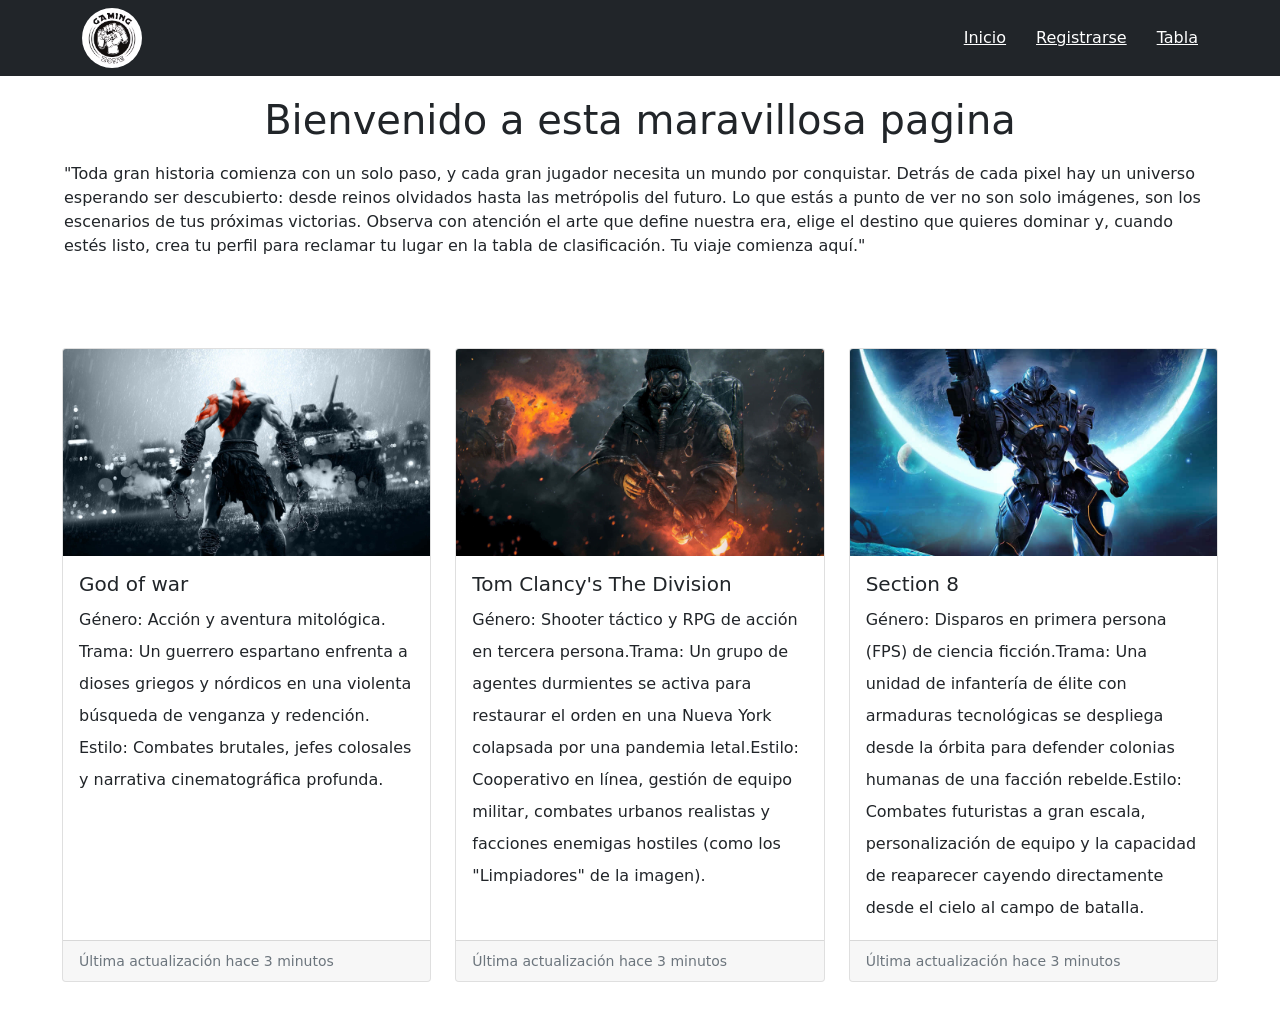
<file: index.html>
<!DOCTYPE html>
<html lang="en">

<head>
    <meta charset="UTF-8">
    <meta name="viewport" content="width=device-width, initial-scale=1.0">
    <title>Document</title>
    <link rel="stylesheet" href="css/bootstrap.min.css">
    <link rel="stylesheet" href="css/style.css">
</head>

<body>

    <nav class="navbar navbar-expand-lg navbar-dark bg-dark">

        <div class="container">

            <div class="container-logo">
                <img class="logo" src="Imagenes/logo.avif" alt="">
            </div>

            <button class="navbar-toggler" type="button" data-bs-toggle="collapse" data-bs-target="#menu">

                <span class="navbar-toggler-icon"></span>

            </button>

            <div class="collapse navbar-collapse" id="menu">

                <ul class="navbar-nav ms-auto">

                     <button class="boton-modal"  onclick="iniciar()">Inicio</button>
                   

                    <button class="boton-modal" data-bs-toggle="modal" data-bs-target="#exampleModal">
                        Registrarse
                    </button>

                    <button class="boton-modal"  onclick="ir()">Tabla</button>

                    <!-- Modal -->
                    <div class="modal fade" id="exampleModal" tabindex="-1" aria-labelledby="exampleModalLabel"
                        aria-hidden="true">
                        <div class="modal-dialog">
                            <div class="modal-content">
                                <div class="modal-header">
                                    <h5 class="modal-title" id="exampleModalLabel">REGISTRO</h5>
                                    <button type="button" class="btn-close" data-bs-dismiss="modal"
                                        aria-label="Close"></button>
                                </div>
                                <div class="modal-body">
                                    <form class="row g-3">
                                        <div class="col-md-4">
                                            <label for="validationDefault01" id="nombre" class="form-label">Primer nombre</label>
                                            <input type="text" class="form-control" id="validationDefault01" placeholder="Ejem:Jhoan">
                                        </div>

                                        <div class="col-md-4">
                                            <label for="validationDefault02" id="nombre" class="form-label">Segundo nombre
                                            <input type="text" class="form-control" id="validationDefault02" placeholder="Ejem: Andres">
                                        </div>
                                        <div class="col-md-4">
                                            <label for="validationDefaultUsername" class="form-label">Correo electronico</label>
                                            <div class="input-group">
                                                <span class="input-group-text" id="inputGroupPrepend2">@</span>
                                                <input type="text" class="form-control" id="validationDefaultUsername" placeholder="Ej :jhoan@gmail.com"
                                                    aria-describedby="inputGroupPrepend2" required>
                                            </div>
                                        </div>
                                        <div class="col-md-6">
                                            <label for="validationDefault03" class="form-label">Ciudad</label>
                                            <input type="text" class="form-control" id="validationDefault03" required placeholder="Mocoa">
                                        </div>
                                        <div class="col-md-3">
                                            <label for="validationDefault04" class="form-label">Departamento</label>
                                            <select class="form-select" id="validationDefault04" required>
                                                <option selected disabled value="">Elegir...</option>
                                                <option>Putumayo</option>
                                            </select>
                                        </div>
                                        <div class="col-md-3">
                                            <label for="validationDefault05" class="form-label">Cedula</label>
                                            <input type="text" class="form-control" id="validationDefault05" required placeholder="1234567890">
                                        </div>
                                        <div class="col-12">
                                            <div class="form-check">
                                                <input class="form-check-input" type="checkbox" value=""
                                                    id="invalidCheck2" required>
                                                <label class="form-check-label" for="invalidCheck2">
                                                    Aceptar terminos y condiciones
                                                </label>
                                            </div>
                                        </div>
                                        <div class="col-12">
                                            <button class="btn btn-primary" type="submit">Enviar formulario</button>
                                        </div>
                                    </form>
                                </div>
                                <div class="modal-footer">
                                    <button type="button" class="btn btn-secondary"
                                        data-bs-dismiss="modal">Salir</button>
                                    <button type="button" class="btn btn-primary">Guardar cambios</button>
                                </div>
                            </div>
                        </div>
                    </div>

                </ul>

            </div>

        </div>

    </nav>

    <div class="encabezado">
        <h1 class="titulo text-center">Bienvenido a esta maravillosa pagina</h1>

        <p class="parrafo">"Toda gran historia comienza con un solo paso, y cada gran jugador necesita un mundo por
            conquistar. Detrás de cada pixel hay un universo esperando ser descubierto: desde reinos olvidados hasta las
            metrópolis del futuro. Lo que estás a punto de ver no son solo imágenes, son los escenarios de tus próximas
            victorias. Observa con atención el arte que define nuestra era, elige el destino que quieres dominar y,
            cuando estés listo, crea tu perfil para reclamar tu lugar en la tabla de clasificación. Tu viaje comienza
            aquí."</p>
    </div>

    <div class="cart-container row row-cols-1 row-cols-md-3 g-4">
        <div class="col">
            <div class="card h-100">
                <img src="Imagenes/img3.jpg" class="card-img-top" alt="...">
                <div class="card-body">
                    <h5 class="card-title">God of war</h5>
                    <p class="card-text">Género: Acción y aventura mitológica. <br>
                        Trama: Un guerrero espartano enfrenta a dioses griegos y nórdicos en una violenta búsqueda de
                        venganza y redención. <br>Estilo: Combates brutales, jefes colosales y narrativa cinematográfica
                        profunda.</p>
                </div>
                <div class="card-footer">
                    <small class="text-muted">Última actualización hace 3 minutos</small>
                </div>
            </div>
        </div>
        <div class="col">
            <div class="card h-100">
                <img src="Imagenes/img2.jpg" class="card-img-top" alt="...">
                <div class="card-body">
                    <h5 class="card-title">Tom Clancy's The Division</h5>
                    <p class="card-text">Género: Shooter táctico y RPG de acción en tercera persona.Trama: Un grupo de
                        agentes durmientes se activa para restaurar el orden en una Nueva York colapsada por una
                        pandemia letal.Estilo: Cooperativo en línea, gestión de equipo militar, combates urbanos
                        realistas y facciones enemigas hostiles (como los "Limpiadores" de la imagen).</p>
                </div>
                <div class="card-footer">
                    <small class="text-muted">Última actualización hace 3 minutos</small>
                </div>
            </div>
        </div>
        <div class="col">
            <div class="card h-100">
                <img src="Imagenes/img1.jpg" class="card-img-top" alt="...">
                <div class="card-body">
                    <h5 class="card-title">Section 8</h5>
                    <p class="card-text">Género: Disparos en primera persona (FPS) de ciencia ficción.Trama: Una unidad
                        de infantería de élite con armaduras tecnológicas se despliega desde la órbita para defender
                        colonias humanas de una facción rebelde.Estilo: Combates futuristas a gran escala,
                        personalización de equipo y la capacidad de reaparecer cayendo directamente desde el cielo al
                        campo de batalla.</p>
                </div>
                <div class="card-footer">
                    <small class="text-muted">Última actualización hace 3 minutos</small>
                </div>
            </div>
        </div>
    </div>




    <script src="js/bootstrap.min.js"></script>
    <script src="js/script.js"></script>
</body>

</html>
</file>
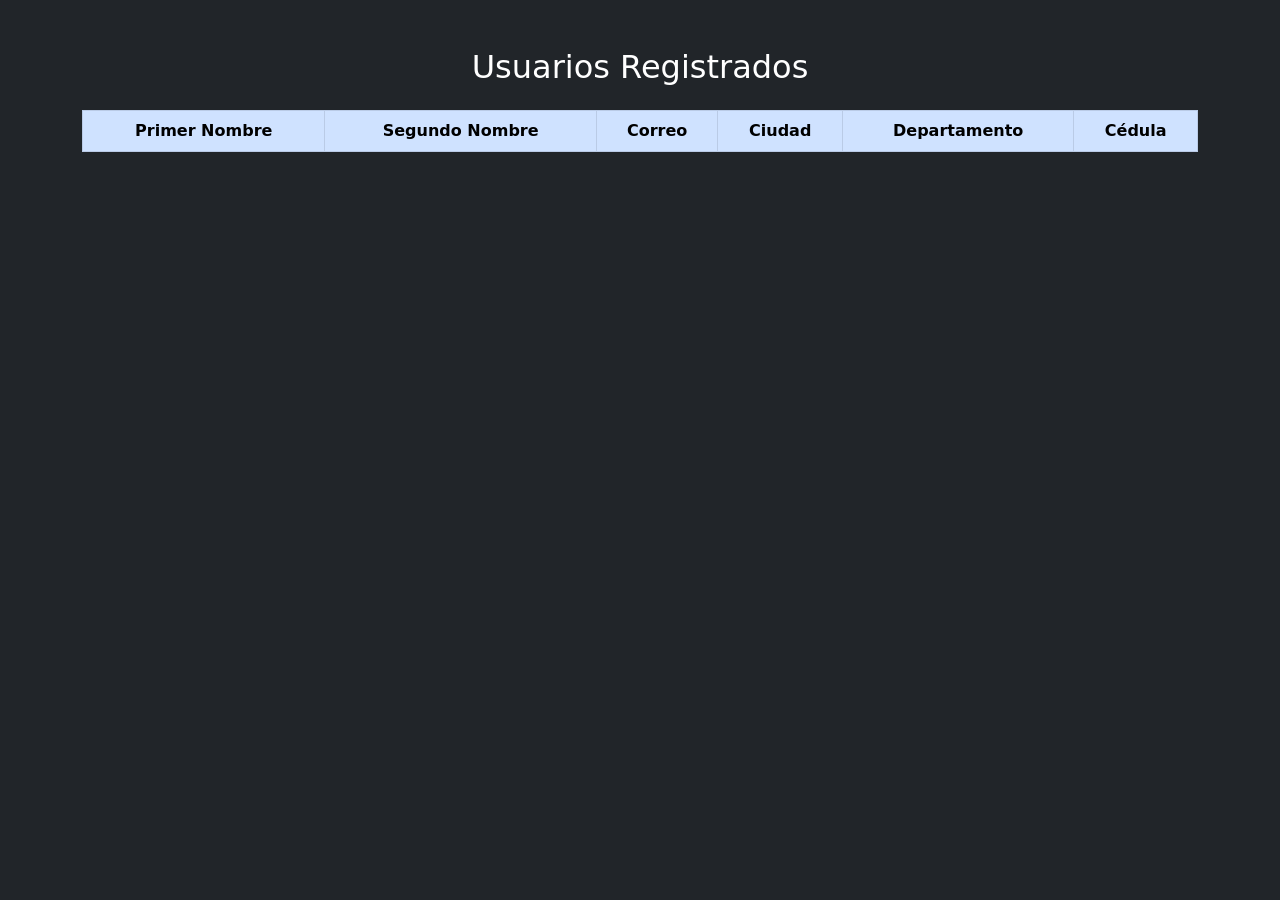
<file: Tabla.html>
<!DOCTYPE html>
<html lang="es">

<head>
    <meta charset="UTF-8">
    <meta name="viewport" content="width=device-width, initial-scale=1.0">
    <title>Registro de usuarios</title>
    <link rel="stylesheet" href="css/bootstrap.min.css">
<link rel="stylesheet" href="css/style.css">
    <link rel="stylesheet" href="css/bootstrap.min.css">
</head>

<body class="bg-dark">
    
    <div class="container mt-5">

        <h2 class="text-center text-white mb-4">Usuarios Registrados</h2>

        <div class="table-responsive">

            <table class="table table-dark table-striped table-bordered text-center align-middle">

                <thead class="table-primary">

                    <tr>
                        <th>Primer Nombre</th>
                        <th>Segundo Nombre</th>
                        <th>Correo</th>
                        <th>Ciudad</th>
                        <th>Departamento</th>
                        <th>Cédula</th>
                    </tr>

                </thead>

                <tbody id="tablaUsuarios">

                </tbody>

            </table>

        </div>

    </div>

    <script>

        let usuarios = JSON.parse(localStorage.getItem("usuarios")) || [];

        let tabla = document.getElementById("tablaUsuarios");

    </script>

    <script src="js/bootstrap.min.js"></script>

</body>

</html>
</file>
<file: css/style.css>
.encabezado{
    display: flex;
    flex-direction: column;
    justify-content: center;
    align-items: center;
    gap: 10px;
}

.titulo{
    margin-top: 20px;
}
.parrafo{
    width: 90%;
}

.card-text{
    line-height: 2;
}

.cart-container{
    margin: 50px;
}

.logo{
    border-radius: 50%;
    width: 60px;
    height: 60px;
}

.boton-modal{
  color: white;
  background: none;
  border: none;
  padding: 0;
  margin: 0;
  font: inherit;
  text-decoration: underline;
  margin-left: 30px;
}
</file>
